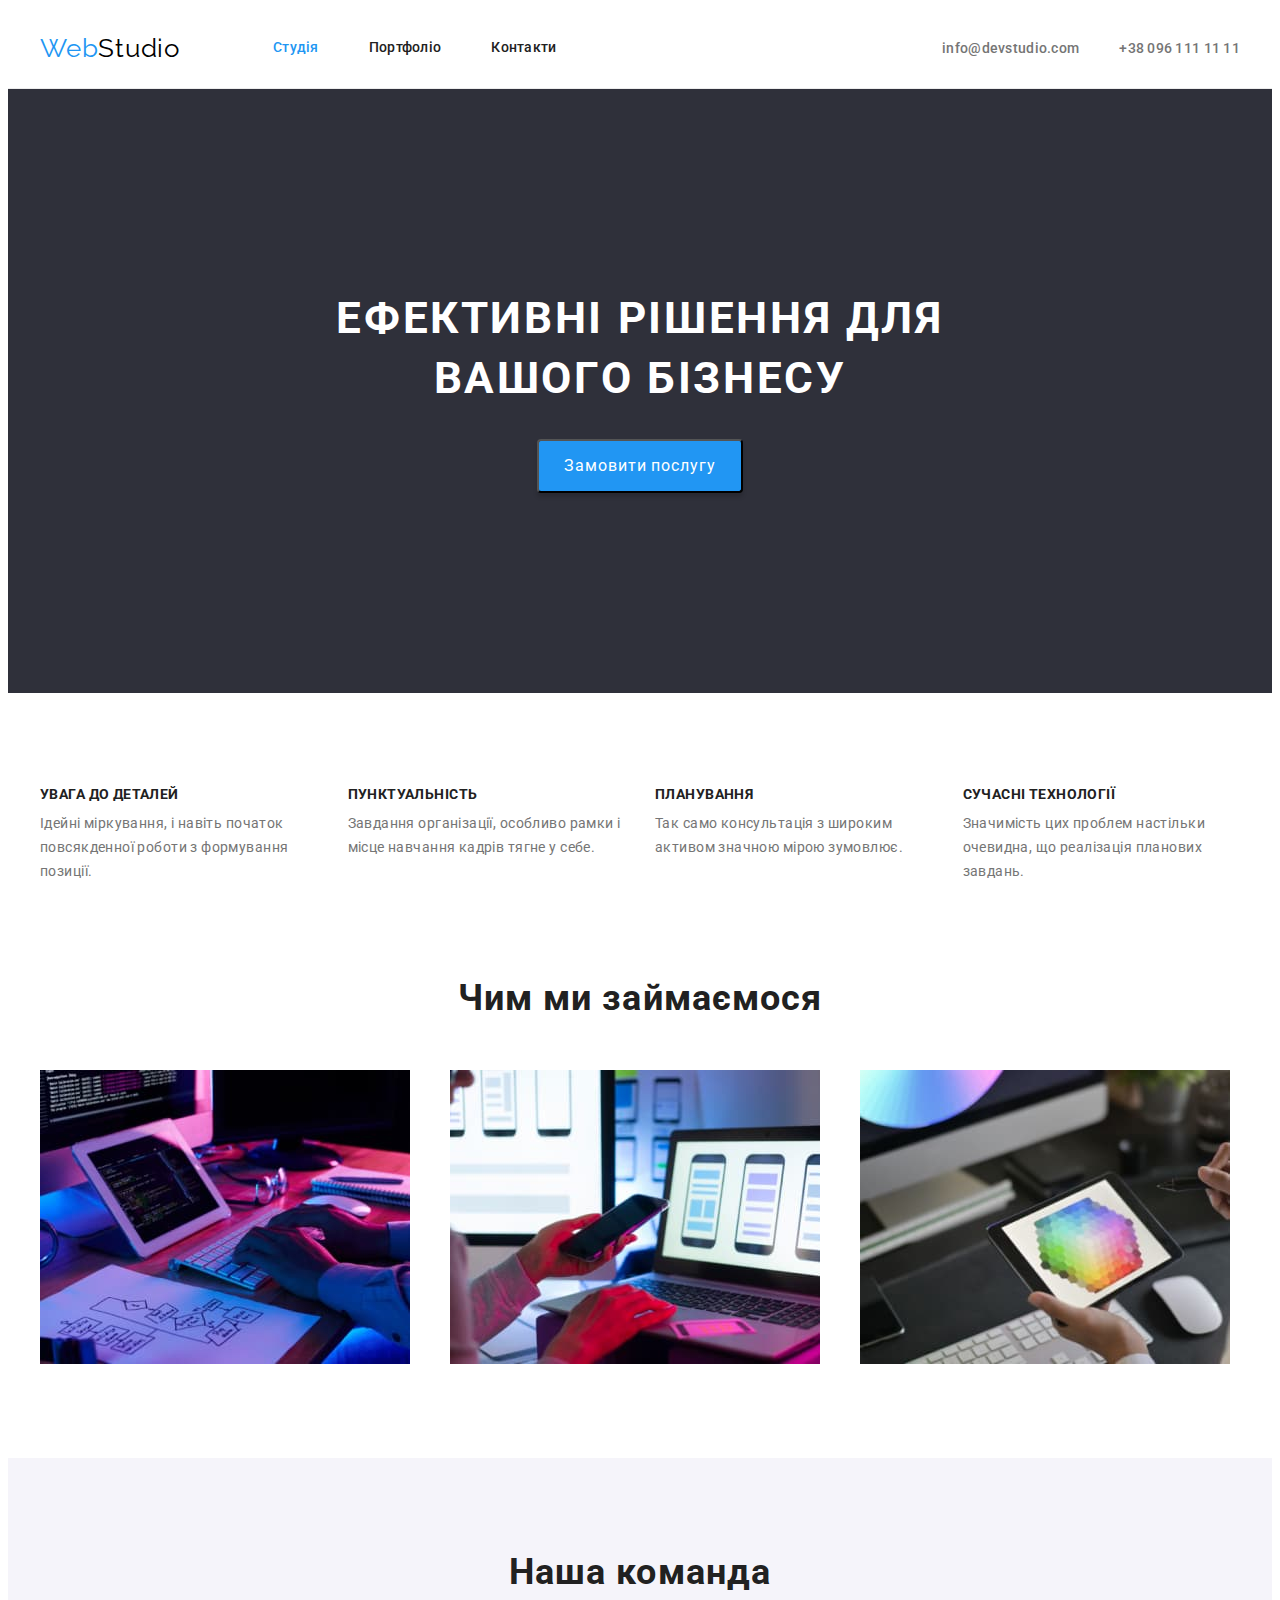
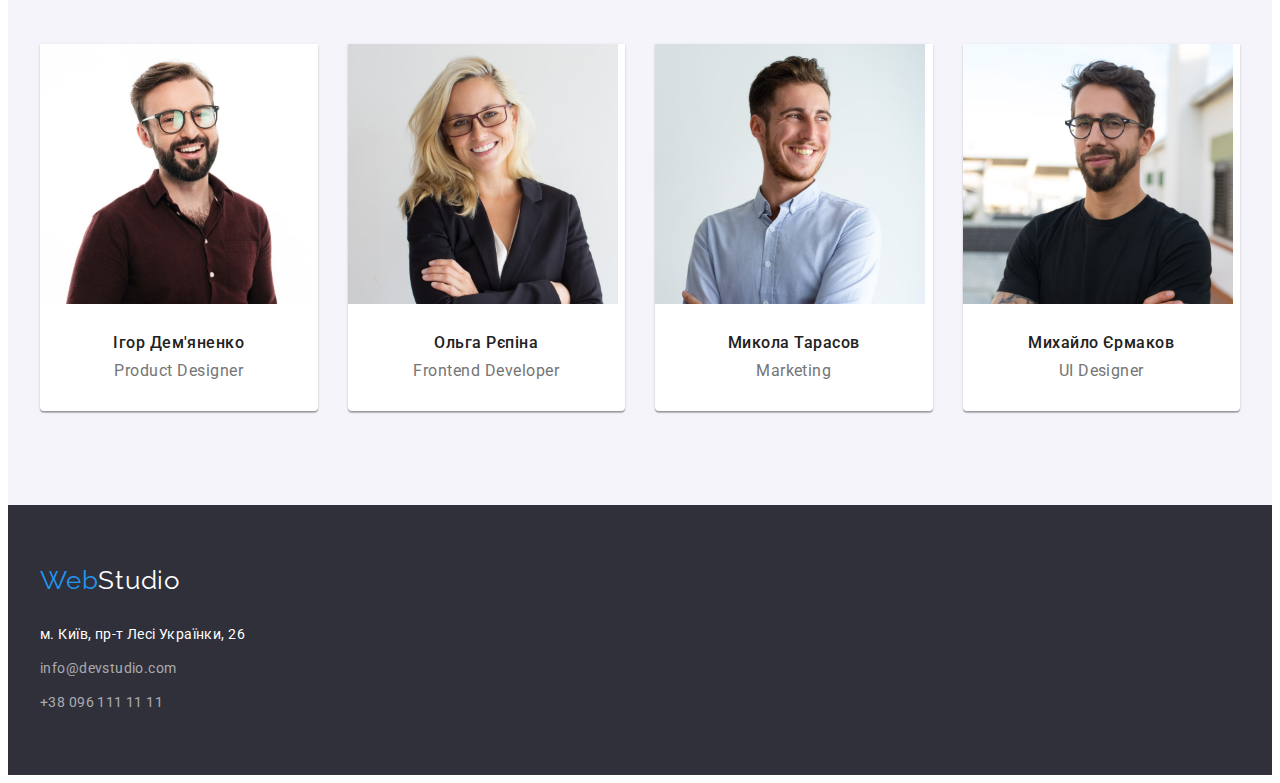
<file: index.html>
<!DOCTYPE html>
<html lang="uk">
  <head>
    <meta charset="UTF-8" />
    <meta http-equiv="X-UA-Compatible" content="IE=edge" />
    <meta name="viewport" content="width=device-width, initial-scale=1.0" />
    <title>Document</title>
    <link
      rel="stylesheet"
      href="https://cdnjs.cloudflare.com/ajax/libs/modern-normalize/2.0.0/modern-normalize.min.css"
      integrity="sha512-4xo8blKMVCiXpTaLzQSLSw3KFOVPWhm/TRtuPVc4WG6kUgjH6J03IBuG7JZPkcWMxJ5huwaBpOpnwYElP/m6wg=="
      crossorigin="anonymous"
      referrerpolicy="no-referrer"
    />

    <link rel="preconnect" href="https://fonts.googleapis.com" />
    <link rel="preconnect" href="https://fonts.gstatic.com" crossorigin />
    <link
      href="https://fonts.googleapis.com/css2?family=Raleway:wght@700&family=Roboto:wght@400;500;700;900&display=swap"
      rel="stylesheet"
    />
    <link rel="stylesheet" href="./css/styles.css" />
  </head>

  <body>
    <header class="header">
      <div class="container header-container">
        <a class="header-logo link" href="./index.html"
          ><span>Web</span>Studio</a
        >

        <nav class="navigation">
          <ul class="navigation-container">
            <li class="nav-item">
              <a class="navigation-item link active" href="./index.html"
                >Студія</a
              >
            </li>
            <li class="nav-item">
              <a class="navigation-item link" href="./portfolio.html"
                >Портфоліо</a
              >
            </li>
            <li class="nav-item">
              <a class="navigation-item link" href="#Contacts">Контакти</a>
            </li>
          </ul>
        </nav>
        <ul class="contacts">
          <li class="contacts-mail">
            <a class="contacts-item link" href="mailto:info@devstudio.com"
              >info@devstudio.com</a
            >
          </li>
          <li class="contacts-mail">
            <a class="contacts-item link" href="tel:+380961111111"
              >+38 096 111 11 11</a
            >
          </li>
        </ul>
      </div>
    </header>

    <main>
      <!-- Hero section -->
      <section class="hero">
        <div class="container">
          <h1 class="hero-header">Ефективні рішення для вашого бізнесу</h1>

          <button class="hero-btn" type="button">Замовити послугу</button>
        </div>
      </section>

      <!-- Features section -->
      <section class="features section">
        <div class="container">
          <h2 class="visually-hidden">Особливості</h2>
          <ul class="features-container">
            <li class="features-item">
              <h3 class="features-header">УВАГА ДО ДЕТАЛЕЙ</h3>
              <p class="features-text">
                Ідейні міркування, і навіть початок повсякденної роботи з
                формування позиції.
              </p>
            </li>
            <li class="features-item">
              <h3 class="features-header">ПУНКТУАЛЬНІСТЬ</h3>
              <p class="features-text">
                Завдання організації, особливо рамки і місце навчання кадрів
                тягне у себе.
              </p>
            </li>
            <li class="features-item">
              <h3 class="features-header">ПЛАНУВАННЯ</h3>
              <p class="features-text">
                Так само консультація з широким активом значною мірою зумовлює.
              </p>
            </li>
            <li class="features-item">
              <h3 class="features-header">СУЧАСНІ ТЕХНОЛОГІЇ</h3>
              <p class="features-text">
                Значимість цих проблем настільки очевидна, що реалізація
                планових завдань.
              </p>
            </li>
          </ul>
        </div>
      </section>

      <!-- Work section -->
      <section class="work">
        <div class="container">
          <h2 class="secondery-header">Чим ми займаємося</h2>
          <ul class="work-container">
            <li class="work-item">
              <img
                src="./images/work-img/img-1.jpg"
                alt="Working on computer"
                width="370"
                height="294"
              />
            </li>
            <li class="work-item">
              <img
                src="./images/work-img/img-2.jpg"
                alt="Working on mobile"
                width="370"
                height="294"
              />
            </li>
            <li class="work-item">
              <img
                src="./images/work-img/img-3.jpg"
                alt="Working on tablet"
                width="370"
                height="294"
              />
            </li>
          </ul>
        </div>
      </section>

      <!-- Team section -->
      <section class="team section">
        <div class="container">
          <h2 class="secondery-header">Наша команда</h2>
          <ul class="team-container">
            <li class="team-item">
              <img
                src="./images/team-img/img-1.jpg"
                alt="WebStudio team member"
                width="270"
                height="260"
              />
              <div class="team-card">
                <h3 class="team-person">Ігор Дем'яненко</h3>
                <p class="team-position">Product Designer</p>
              </div>
            </li>
            <li class="team-item">
              <img
                src="./images/team-img/img-2.jpg"
                alt="WebStudio team member"
                width="270"
                height="260"
              />
              <div class="team-card">
                <h3 class="team-person">Ольга Рєпіна</h3>
                <p class="team-position">Frontend Developer</p>
              </div>
            </li>
            <li class="team-item">
              <img
                src="./images/team-img/img-3.jpg"
                alt="WebStudio team member"
                width="270"
                height="260"
              />
              <div class="team-card">
                <h3 class="team-person">Микола Тарасов</h3>
                <p class="team-position">Marketing</p>
              </div>
            </li>
            <li class="team-item">
              <img
                src="./images/team-img/img-4.jpg"
                alt="WebStudio team member"
                width="270"
                height="260"
              />
              <div class="team-card">
                <h3 class="team-person">Михайло Єрмаков</h3>
                <p class="team-position">UI Designer</p>
              </div>
            </li>
          </ul>
        </div>
      </section>
    </main>

    <footer class="footer">
      <div class="container">
        <a class="footer-logo link" href="./index.html"
          ><span>Web</span>Studio</a
        >

        <address class="footer-adress" id="Contacts">
          <ul>
            <li class="footer-item">
              <a
                class="footer-place link"
                href="https://goo.gl/maps/p9ZaqtUx1YwVXENi6"
                target="_blank"
                rel="noopener noreferrer"
                >м. Київ, пр-т Лесі Українки, 26</a
              >
            </li>
            <li class="footer-item">
              <a
                class="footer-place link footer-contacts"
                href="mailto:info@devstudio.com"
                >info@devstudio.com</a
              >
            </li>
            <li class="footer-item">
              <a
                class="footer-place link footer-contacts"
                href="tel:+380961111111"
                >+38 096 111 11 11</a
              >
            </li>
          </ul>
        </address>
      </div>
    </footer>
  </body>
</html>
</file>
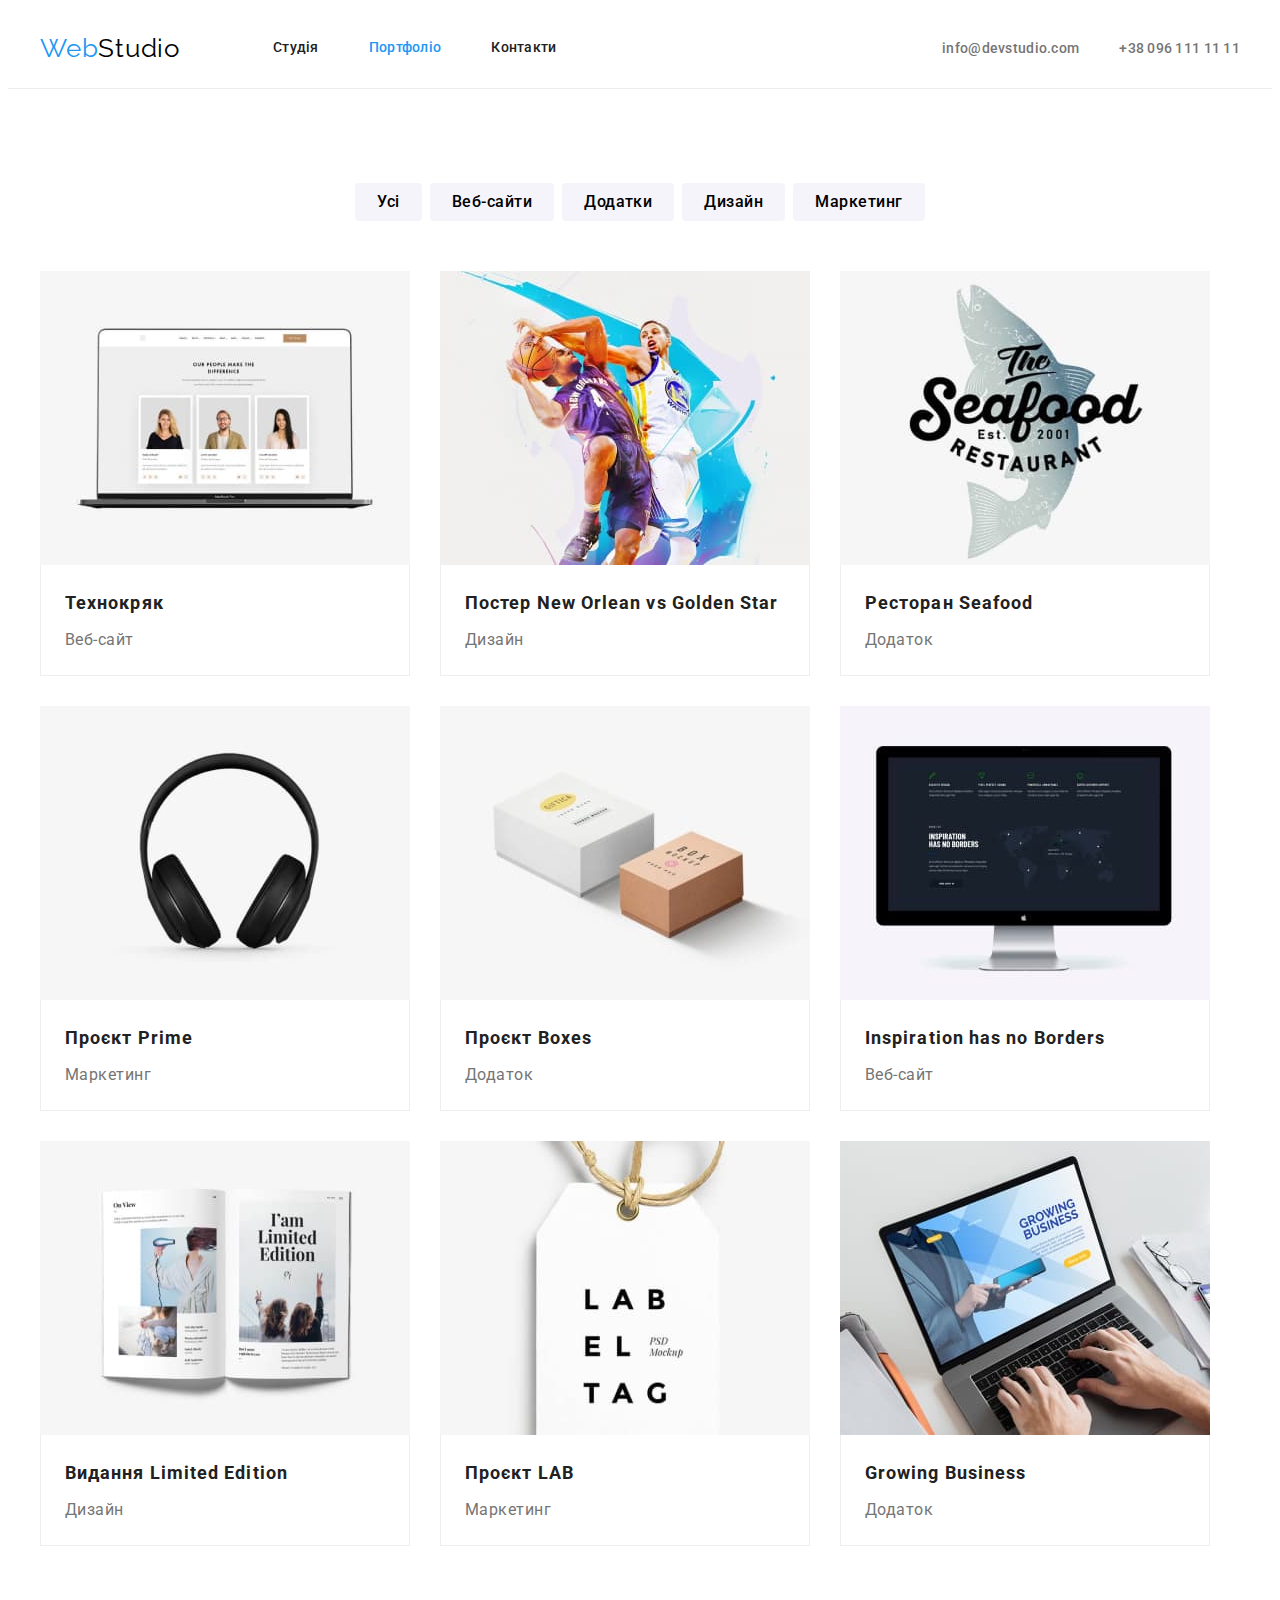
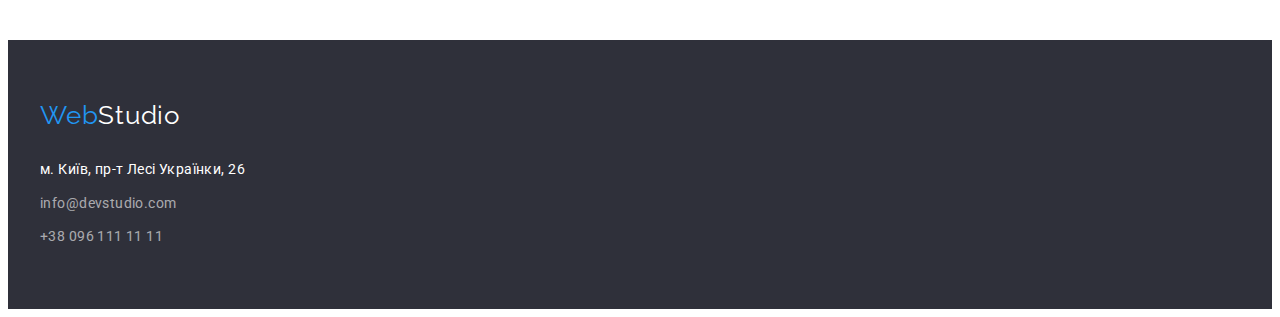
<file: portfolio.html>
<!DOCTYPE html>
<html lang="uk">
  <head>
    <meta charset="UTF-8" />
    <meta http-equiv="X-UA-Compatible" content="IE=edge" />
    <meta name="viewport" content="width=device-width, initial-scale=1.0" />
    <title>Document</title>
    <link
      rel="stylesheet"
      href="https://cdnjs.cloudflare.com/ajax/libs/modern-normalize/2.0.0/modern-normalize.min.css"
      integrity="sha512-4xo8blKMVCiXpTaLzQSLSw3KFOVPWhm/TRtuPVc4WG6kUgjH6J03IBuG7JZPkcWMxJ5huwaBpOpnwYElP/m6wg=="
      crossorigin="anonymous"
      referrerpolicy="no-referrer"
    />
    <link rel="preconnect" href="https://fonts.googleapis.com" />
    <link rel="preconnect" href="https://fonts.gstatic.com" crossorigin />
    <link
      href="https://fonts.googleapis.com/css2?family=Raleway:wght@700&family=Roboto:wght@400;500;700;900&display=swap"
      rel="stylesheet"
    />
    <link rel="stylesheet" href="./css/styles.css" />
  </head>

  <body>
    <header class="header">
      <div class="container header-container">
        <a class="header-logo link" href="./index.html"
          ><span>Web</span>Studio</a
        >

        <nav class="navigation">
          <ul class="navigation-container">
            <li class="nav-item">
              <a class="navigation-item link" href="./index.html">Студія</a>
            </li>
            <li class="nav-item">
              <a class="navigation-item link active" href="./portfolio.html"
                >Портфоліо</a
              >
            </li>
            <li class="nav-item">
              <a class="navigation-item link" href="#Contacts">Контакти</a>
            </li>
          </ul>
        </nav>
        <ul class="contacts">
          <li class="contacts-mail">
            <a class="contacts-item link" href="mailto:info@devstudio.com"
              >info@devstudio.com</a
            >
          </li>
          <li class="contacts-mail">
            <a class="contacts-item link" href="tel:+380961111111"
              >+38 096 111 11 11</a
            >
          </li>
        </ul>
      </div>
    </header>

    <main>
      <section class="examples section">
        <div class="container">
          <ul class="filter">
            <li class="filter-item">
              <button class="filter-btn" type="button">Усі</button>
            </li>
            <li class="filter-item">
              <button class="filter-btn" type="button">Веб-сайти</button>
            </li>
            <li class="filter-item">
              <button class="filter-btn" type="button">Додатки</button>
            </li>
            <li class="filter-item">
              <button class="filter-btn" type="button">Дизайн</button>
            </li>
            <li class="filter-item">
              <button class="filter-btn" type="button">Маркетинг</button>
            </li>
          </ul>

          <h1 class="visually-hidden">Our works</h1>
          <ul class="examples-img">
            <li class="examples-item">
              <a class="examples-list link" href="">
                <img
                  src="./images/portfolio/img-1.jpg"
                  alt="Photo of a web site"
                  width="370"
                  height="294"
                />
                <div class="examples-div">
                  <h2 class="examples-name">Технокряк</h2>
                  <p class="examples-filter">Веб-сайт</p>
                </div>
              </a>
            </li>
            <li class="examples-item">
              <a class="examples-list link" href="">
                <img
                  src="./images/portfolio/img-2.jpg"
                  alt="Photo of a design"
                  width="370"
                  height="294"
                />
                <div class="examples-div">
                  <h2 class="examples-name">
                    Постер New Orlean vs Golden Star
                  </h2>
                  <p class="examples-filter">Дизайн</p>
                </div>
              </a>
            </li>
            <li class="examples-item">
              <a class="examples-list link" href="">
                <img
                  src="./images/portfolio/img-3.jpg"
                  alt="Photo of an app"
                  width="370"
                  height="294"
                />
                <div class="examples-div">
                  <h2 class="examples-name">Ресторан Seafood</h2>
                  <p class="examples-filter">Додаток</p>
                </div>
              </a>
            </li>
            <li class="examples-item">
              <a class="examples-list link" href="">
                <img
                  src="./images/portfolio/img-4.jpg"
                  alt="Photo of a Marketing"
                  width="370"
                  height="294"
                />
                <div class="examples-div">
                  <h2 class="examples-name">Проєкт Prime</h2>
                  <p class="examples-filter">Маркетинг</p>
                </div>
              </a>
            </li>
            <li class="examples-item">
              <a class="examples-list link" href="">
                <img
                  src="./images/portfolio/img-5.jpg"
                  alt="Photo of an app"
                  width="370"
                  height="294"
                />
                <div class="examples-div">
                  <h2 class="examples-name">Проєкт Boxes</h2>
                  <p class="examples-filter">Додаток</p>
                </div>
              </a>
            </li>
            <li class="examples-item">
              <a class="examples-list link" href="">
                <img
                  src="./images/portfolio/img-6.jpg"
                  alt="Photo of a web site"
                  width="370"
                  height="294"
                />
                <div class="examples-div">
                  <h2 class="examples-name">Inspiration has no Borders</h2>
                  <p class="examples-filter">Веб-сайт</p>
                </div>
              </a>
            </li>
            <li class="examples-item">
              <a class="examples-list link" href="">
                <img
                  src="./images/portfolio/img-7.jpg"
                  alt="Photo of a design"
                  width="370"
                  height="294"
                />
                <div class="examples-div">
                  <h2 class="examples-name">Видання Limited Edition</h2>
                  <p class="examples-filter">Дизайн</p>
                </div>
              </a>
            </li>
            <li class="examples-item">
              <a class="examples-list link" href="">
                <img
                  src="./images/portfolio/img-8.jpg"
                  alt="Photo of a Marketing"
                  width="370"
                  height="294"
                />
                <div class="examples-div">
                  <h2 class="examples-name">Проєкт LAB</h2>
                  <p class="examples-filter">Маркетинг</p>
                </div>
              </a>
            </li>
            <li class="examples-item">
              <a class="examples-list link" href="">
                <img
                  src="./images/portfolio/img-9.jpg"
                  alt="Photo of an app"
                  width="370"
                  height="294"
                />
                <div class="examples-div">
                  <h2 class="examples-name">Growing Business</h2>
                  <p class="examples-filter">Додаток</p>
                </div>
              </a>
            </li>
          </ul>
        </div>
      </section>
    </main>

    <footer class="footer">
      <div class="container">
        <a class="footer-logo link" href="./index.html"
          ><span>Web</span>Studio</a
        >

        <address class="footer-adress" id="Contacts">
          <ul>
            <li class="footer-item">
              <a
                class="footer-place link"
                href="https://goo.gl/maps/p9ZaqtUx1YwVXENi6"
                target="_blank"
                rel="noopener noreferrer"
                >м. Київ, пр-т Лесі Українки, 26</a
              >
            </li>
            <li class="footer-item">
              <a
                class="footer-place link footer-contacts"
                href="mailto:info@devstudio.com"
                >info@devstudio.com</a
              >
            </li>
            <li class="footer-item">
              <a
                class="footer-place link footer-contacts"
                href="tel:+380961111111"
                >+38 096 111 11 11</a
              >
            </li>
          </ul>
        </address>
      </div>
    </footer>
  </body>
</html>
</file>
<file: css/styles.css>
:root {
  --main-font: 'Roboto', sans-serif;
  --second-font: 'Raleway', sans-serif;
  --main-bg: #ffffff;
  --btn-bg: #2196f3;
  --team-bg: #f5f4fa;
  --footer-bg: #2f303a;
  --black-color: #000000;
  --header-color: #212121;
  --text-color: #757575;
  --contacts-color: rgba(255, 255, 255, 0.6);
  --border-color: #eeeeee;
  --footer-border: #ececec;
}

body {
  background: var(--main-bg);
  color: var(--header-color);
  font-family: var(--main-font);
}

h1,
h2,
h3,
h4,
h5,
h6,
p {
  margin-top: 0;
  margin-bottom: 0;
}

ul,
ol {
  margin-top: 0;
  margin-bottom: 0;
  padding-left: 0;
  list-style-type: none;
}

.link {
  text-decoration: none;
}

img {
  display: block;
}

address {
  font-style: normal;
}

.section {
  padding-top: 94px;
  padding-bottom: 94px;
}

.secondery-header {
  margin-bottom: 50px;
  text-align: center;
  font-size: 36px;
  line-height: 1.16;
  letter-spacing: 0.03em;
}

.container {
  width: 1200px;
  margin-right: auto;
  margin-left: auto;
  padding-left: 15px;
  padding-right: 15px;
}

.visually-hidden {
  position: absolute;
  width: 1px;
  height: 1px;
  margin: -1px;
  border: 0;
  padding: 0;

  white-space: nowrap;
  clip-path: inset(100%);
  clip: rect(0 0 0 0);
  overflow: hidden;
}

/* -------Header Start---------  */
header {
  border-bottom: 1px solid var(--footer-border);
}

.header-container {
  display: flex;
  align-items: center;
}

.header-logo {
  margin-right: 93px;
  color: var(--black-color);
  font-size: 26px;
  font-family: var(--second-font);
  line-height: normal;
  letter-spacing: 0.03em;
}

span {
  color: var(--btn-bg);
}
.navigation-container {
  display: flex;
  align-items: center;
}

.nav-item:not(:last-child) {
  margin-right: 50px;
}

.navigation .navigation-item {
  display: block;
  padding-bottom: 32px;
  padding-top: 32px;
  color: var(--header-color);
  font-size: 14px;
  font-family: var(--main-font);
  font-weight: 500;
  line-height: 1.14;
  letter-spacing: 0.02em;
}

.navigation .navigation-item:hover,
.navigation .navigation-item:focus,
.navigation .active {
  color: var(--btn-bg);
}

.contacts {
  display: flex;
  align-items: center;
  margin-left: auto;
}

.contacts-mail:not(:last-child) {
  margin-right: 40px;
}

.contacts .contacts-item {
  color: var(--text-color);
  font-size: 14px;
  font-weight: 500;
  line-height: 1.14;
  letter-spacing: 0.02em;
}

.contacts .contacts-item:hover,
.contacts .contacts-item:focus {
  color: var(--btn-bg);
}

.hero {
  background: var(--footer-bg);
  padding-top: 200px;
  padding-bottom: 200px;
}

.hero .hero-header {
  width: 696px;
  margin: 0 auto;
  margin-bottom: 30px;
  color: var(--main-bg);
  text-align: center;
  font-size: 44px;
  line-height: 1.36;
  letter-spacing: 0.06em;
  text-transform: uppercase;
}

.hero .hero-btn {
  display: block;
  min-width: 200px;
  margin: 0 auto;
  padding: 10px 25px;
  font-family: inherit;
  background: var(--btn-bg);
  border-radius: 4px;
  box-shadow: 0px 4px 4px 0px rgba(0, 0, 0, 0.15);
  cursor: pointer;
  color: var(--main-bg);
  font-size: 16px;
  line-height: 1.87;
  letter-spacing: 0.06em;
}

.features-container {
  display: flex;
  flex-wrap: wrap;
  margin-left: -30px;
}

.features-item {
  flex-basis: calc((100% - 120px) / 4);
  margin-left: 30px;
}

.features .features-header {
  font-size: 14px;
  line-height: 1.14;
  letter-spacing: 0.03em;
  text-transform: uppercase;
  margin-bottom: 10px;
}

.features .features-text {
  color: var(--text-color);
  font-size: 14px;
  line-height: 1.71;
  letter-spacing: 0.03em;
}

.work {
  padding-bottom: 94px;
}

.work-container {
  display: flex;
  flex-wrap: wrap;
  margin-left: -30px;
}

.work-item {
  flex-basis: calc((100% - 90px) / 3);
  margin-left: 30px;
}

.team {
  background: var(--team-bg);
}

.team-container {
  display: flex;
  flex-wrap: wrap;
  margin-left: -30px;
}

.team-item {
  flex-basis: calc((100% - 120px) / 4);
  margin-left: 30px;
  border-radius: 0px 0px 4px 4px;
  background: var(--main-bg);
  box-shadow: 0px 2px 1px 0px rgba(0, 0, 0, 0.2),
    0px 1px 1px 0px rgba(0, 0, 0, 0.14), 0px 1px 3px 0px rgba(0, 0, 0, 0.12);
}

.team .team-person {
  margin-bottom: 10px;
  text-align: center;
  font-size: 16px;
  font-weight: 500;
  line-height: 1.14;
  letter-spacing: 0.03em;
}

.team .team-position {
  color: var(--text-color);
  text-align: center;
  font-size: 16px;
  line-height: 1.18;
  letter-spacing: 0.03em;
}

.team-card {
  padding: 30px 32px;
}

.footer {
  padding-bottom: 60px;
  padding-top: 60px;
  background: var(--footer-bg);
}

.footer .footer-logo {
  color: var(--main-bg);
  font-size: 26px;
  font-family: var(--second-font);
  line-height: normal;
  letter-spacing: 0.03em;
}

.footer-adress {
  margin-top: 28px;
}

.footer-item:not(:last-child) {
  margin-bottom: 10px;
}

.footer-place {
  color: var(--main-bg);
  font-size: 14px;
  line-height: 1.71;
  letter-spacing: 0.03em;
}

.footer-place.footer-contacts {
  color: var(--contacts-color);
}

.footer-place:hover,
.footer-place:focus {
  color: var(--btn-bg);
}

.filter {
  display: flex;
  justify-content: center;
  margin-bottom: 50px;
}

.filter-item:not(:last-child) {
  margin-right: 8px;
}

.filter .filter-btn {
  padding: 6px 22px;
  font-family: inherit;
  border: none;
  border-radius: 4px;
  background: var(--team-bg);
  text-align: center;
  font-size: 16px;
  font-weight: 500;
  line-height: 1.62;
  letter-spacing: 0.03em;
  cursor: pointer;
}

.filter .filter-btn:hover,
.filter .filter-btn:focus {
  background: var(--btn-bg);
  color: var(--main-bg);
  box-shadow: 0px 2px 2px 0px rgba(0, 0, 0, 0.12),
    0px 1px 2px 0px rgba(0, 0, 0, 0.08), 0px 3px 1px 0px rgba(0, 0, 0, 0.1);
}

.examples-img {
  display: flex;
  flex-wrap: wrap;
  margin-left: -30px;
  margin-top: -30px;
}

.examples-item {
  flex-basis: calc((100% - 270px) / 9);
  margin-left: 30px;
  margin-top: 30px;
}

.examples-div {
  padding: 20px 24px;
  border: 1px solid var(--border-color);
  border-top: none;
}

.examples .examples-list {
  color: var(--header-color);
}

.examples .examples-name {
  margin-bottom: 4px;
  font-size: 18px;
  line-height: 2;
  letter-spacing: 0.06em;
}

.examples .examples-filter {
  color: var(--text-color);
  font-size: 16px;
  line-height: 1.87;
  letter-spacing: 0.03em;
}
</file>
